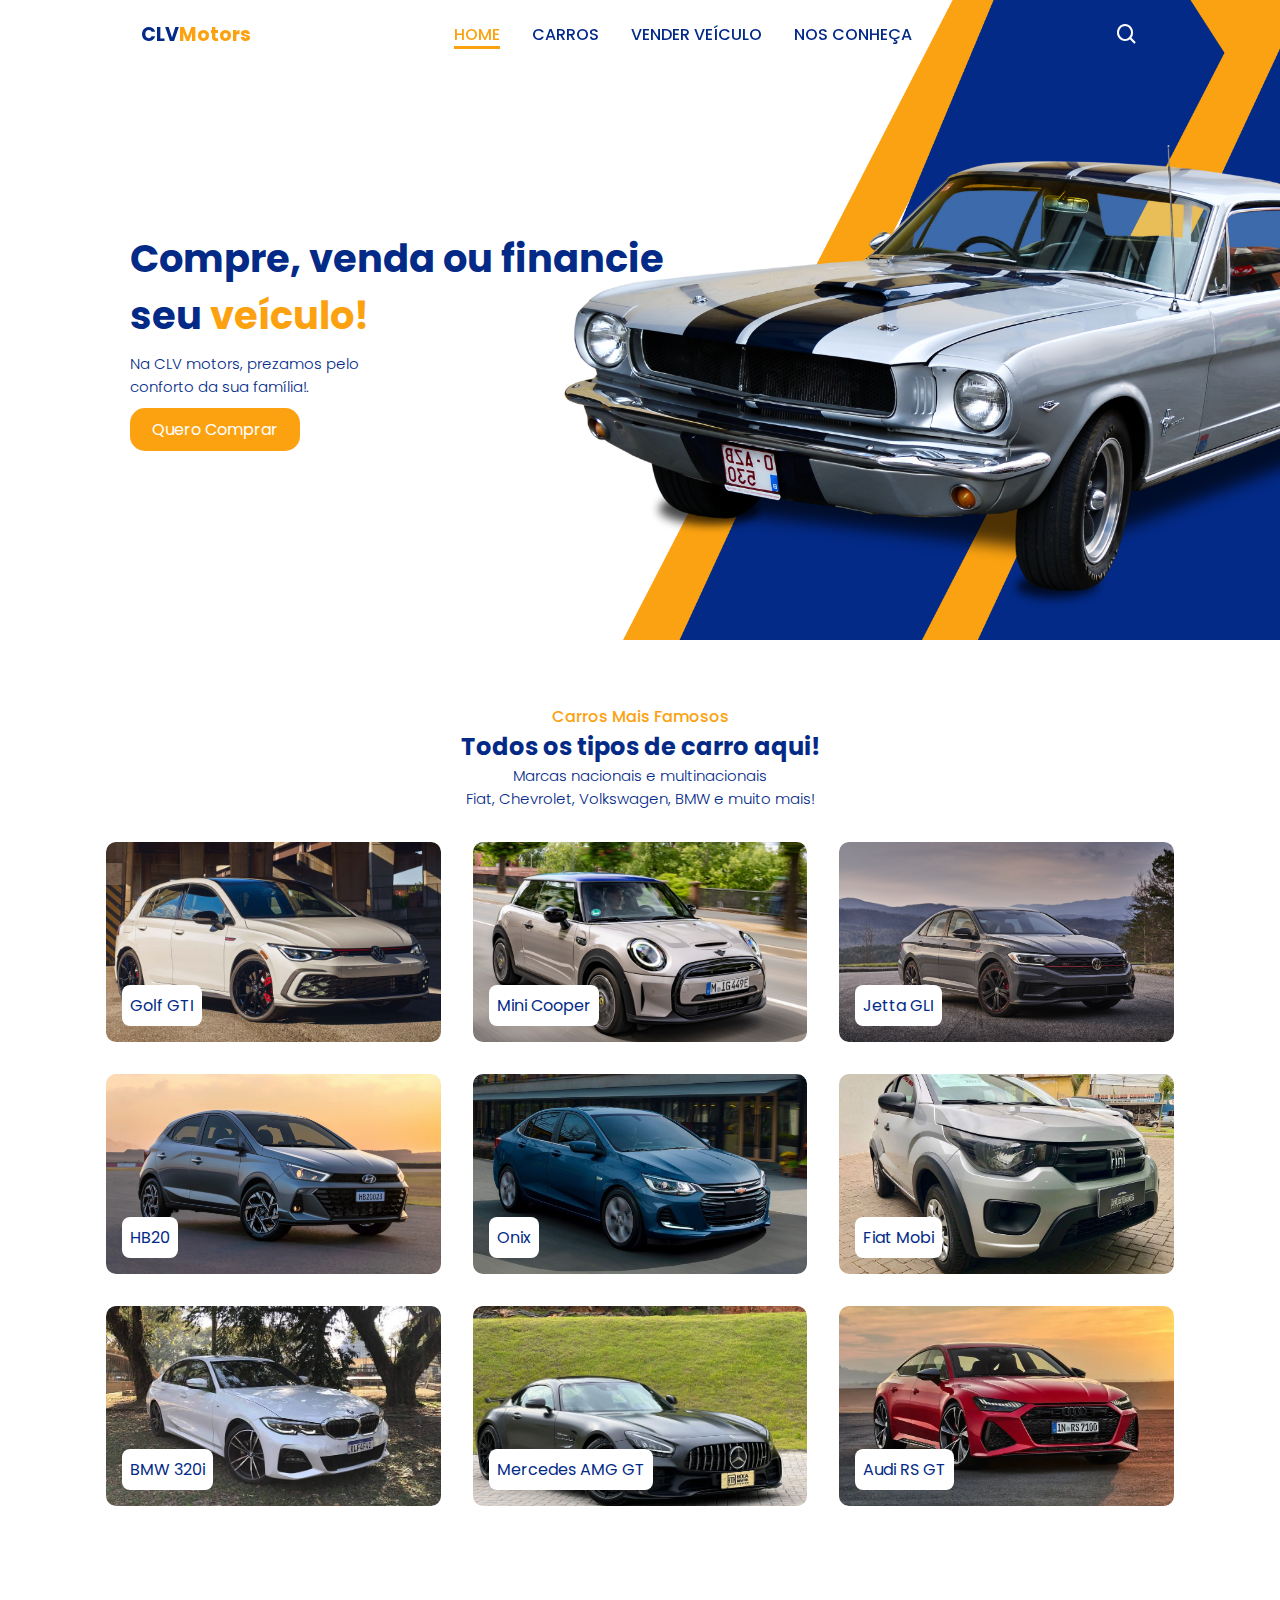
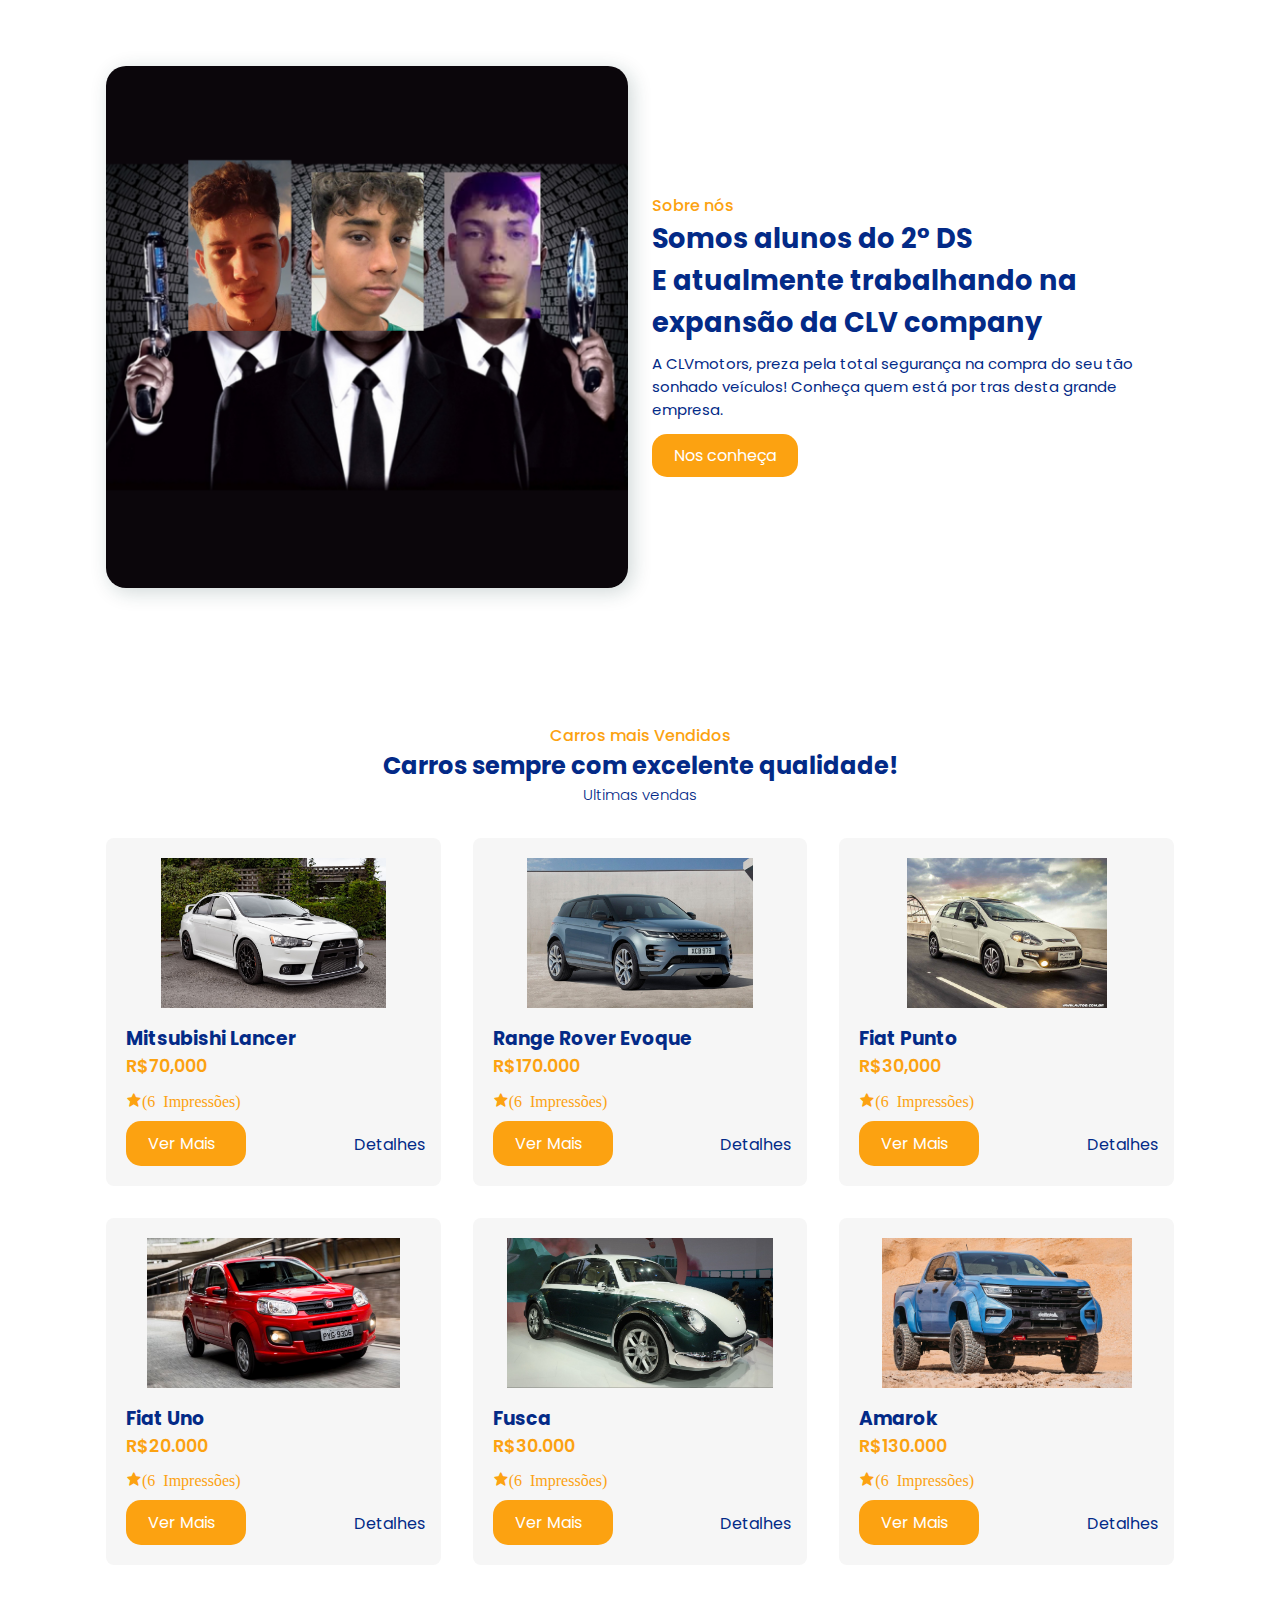
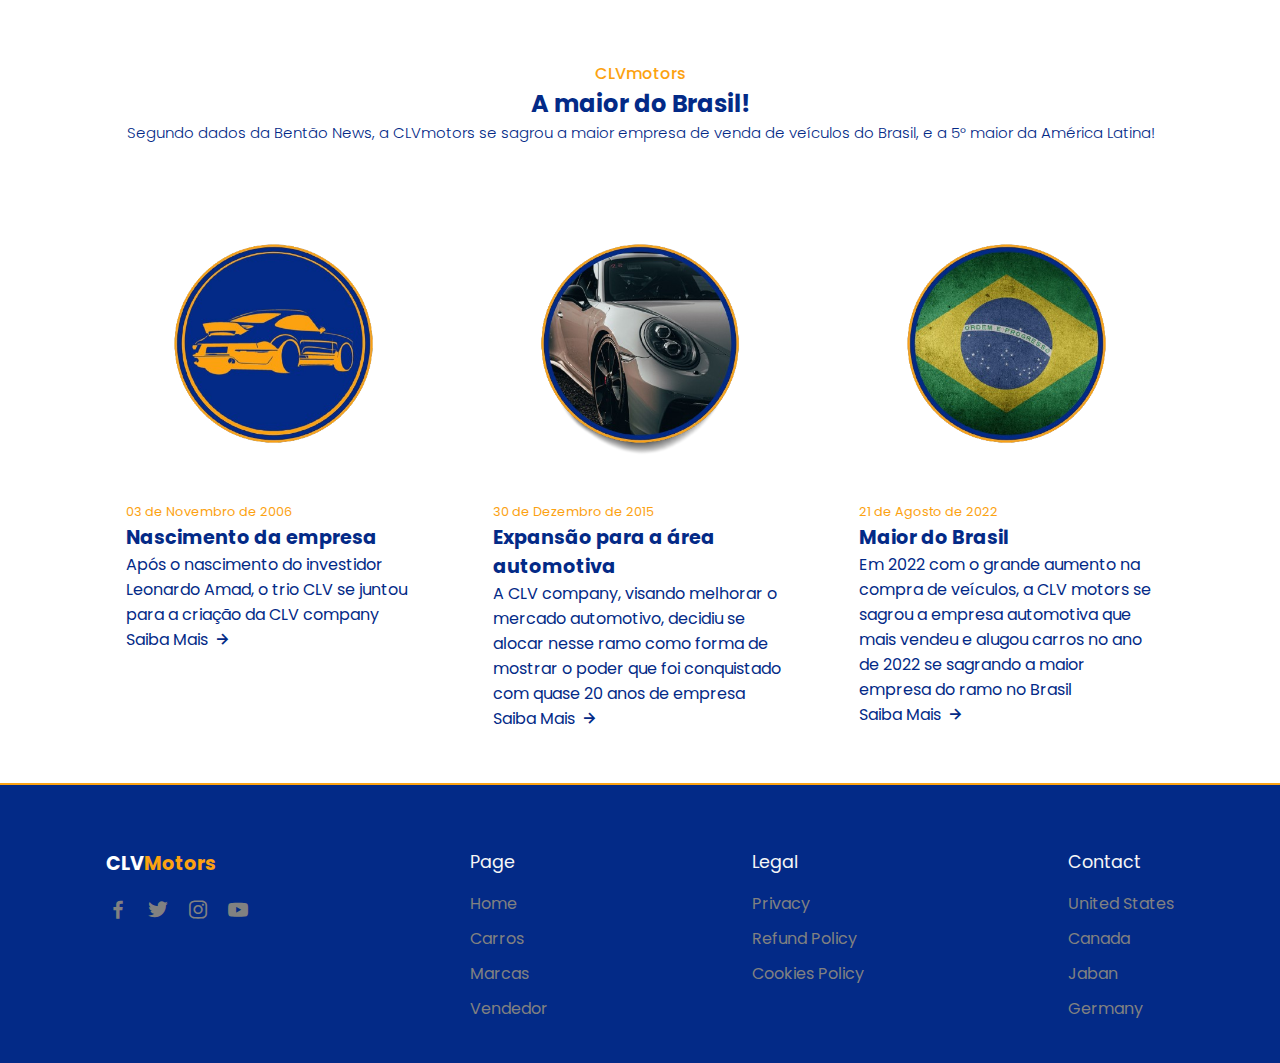
<file: index.html>
<!DOCTYPE html>
<html lang="en">
<head>

    <link rel="icon" type="logo.jpg" href="CLVlogotype.png"> <!--Ícone da logo na aba-->

    <meta charset="UTF-8">
    <meta http-equiv="X-UA-Compatible" content="IE=edge">
    <meta name="viewport" content="width=device-width, initial-scale=1.0">
    <title>CLVmotors | Compre, venda e financie veículos</title> <!--Titulo na aba-->
    
    <link rel="stylesheet" href="style.css"> <!--Link CSS-->
    
    <link href='https://unpkg.com/boxicons@2.1.4/css/boxicons.min.css' rel='stylesheet'> <!--Link ícones (bootstrap)-->
</head>
<body>
   
    <header><!--Inicio barra de menu-->
        
        <div class="nav container"> 
           
            <i class='bx bx-menu' id="menu-icon"></i>
            
            <a href="#" class="logo">CLV<span>Motors</span></a>
            
            <ul class="navbar">
                <li> <a href="index.html" class="active">Home</a></li>
                <li> <a href="cars.html">Carros</a></li>
                <li> <a href="vender.html">Vender veículo</a></li>
                <li> <a href="clvteam.html">Nos conheça</a></li>
            </ul>
           
            <i class='bx bx-search' id="search-icon"></i>
            
            <div class="search-box container">
                <input type="search" name="" id="" placeholder="Pesquise aqui..."> <!--Barra de pesquisa-->
            </div>
        </div>
    </header> <!--Fim barra de menu-->
  
    <section class="home" id="home"> <!--Sessão inicio da Homepage-->
        
        <div class="home-text">
            <h1>Compre, venda ou financie <br> seu <span>veículo!</span> </h1> 
            <p>Na CLV motors, prezamos pelo <br>conforto da sua família!.</p>
            
            <a href="cars.html" class="btn">Quero Comprar</a> <!--Link para página de carros-->
        </div>

    </section>
   
    <section class="cars" id="cars"> <!--Inicio sessão de carros famosos (para mostrar os carros presentes da CLV motors)-->
        <div class="heading">
            <span>Carros Mais Famosos</span>
            <h2>Todos os tipos de carro aqui!</h2>
            <p>Marcas nacionais e multinacionais<br>Fiat, Chevrolet, Volkswagen, BMW e muito mais!</p>
        </div>
     
        <div class="cars-container container">
             
            <div class="box">
                <img src="golfgti.jpg" alt="">
                <h2>Golf GTI</h2>
            </div>
            
            <div class="box">
                <img src="minicooper.jpg" alt="">
                <h2>Mini Cooper</h2>
            </div>

               
        <div class="box">
            <img src="jettagli.jpg" alt="">
            <h2>Jetta GLI</h2>
        </div>

            
            <div class="box">
                <img src="hb20.jpg" alt="">
                <h2>HB20</h2>
            </div>

            
            <div class="box">
                <img src="onix.jpg" alt="">
                <h2>Onix</h2>
            </div>

        
            <div class="box">
                <img src="mobi.jpg" alt="">
                <h2>Fiat Mobi</h2>
            </div>

        
            <div class="box">
                <img src="bmw.jpg" alt="">
                <h2>BMW 320i</h2>
            </div>

           
            <div class="box">
                <img src="mercedez.jpg" alt="">
                <h2>Mercedes AMG GT</h2>
            </div>

            
            <div class="box">
                <img src="audi.webp" alt="">
                <h2>Audi RS GT</h2>
            </div>
        </div>

    </section>

   
    <section>
        <section class="about container" id="about">
            <div class="about-img">
                <img src="clvteampic.png" id="clv"> <!--Link para página conheça a CLV team-->
            </div>
            <div class="about-text">
                <span>Sobre nós</span>
                <h2>Somos alunos do 2° DS <br> E atualmente trabalhando na expansão da CLV company</h2>
                <p>A CLVmotors, preza pela total segurança na compra do seu tão sonhado veículos! Conheça quem está por tras desta grande empresa.</p>
                
                <a href="#" class="btn">Nos conheça</a>
            </div>
        </section>
    </section>

    <section class="parts" id="parts">
        <div class="heading">
            <span>Carros mais Vendidos </span>
            <h2>Carros sempre com excelente qualidade!</h2>
            <p> Ultimas vendas</p>
        </div>

        <div class="parts-container container">

            <div class="box">
                <img src="lancer.jpg" alt="" class="img">
                <h3>Mitsubishi Lancer</h3>
                <span>R$70,000</span>
                <i class='bx bxs-star'>(6 Impressões)</i>
                <a href="cars.html" class="btn">Ver Mais</a>
                <a href="car-detailslancer.html" class="details">Detalhes</a>
            </div>

            <div class="box">
                <img src="evoque.jpg" alt="">
                <h3>Range Rover Evoque </h3>
                <span>R$170.000</span>
                <i class='bx bxs-star'>(6 Impressões)</i>
                <a href="cars.html" class="btn">Ver Mais</a>
                <a href="car-detailsevoque.html" class="details">Detalhes</a>
            </div>

               <div class="box">
                <img src="punto.jpg" alt="">
                <h3>Fiat Punto</h3>
                <span>R$30,000</span>
                <i class='bx bxs-star'>(6 Impressões)</i>
                <a href="#" class="btn">Ver Mais</a>
                <a href="#" class="details">Detalhes</a>
            </div>

               <div class="box">
                <img src="fiatuno.jpg" alt="">
                <h3>Fiat Uno </h3>
                <span>R$20.000</span>
                <i class='bx bxs-star'>(6 Impressões)</i>
                <a href="#" class="btn">Ver Mais</a>
                <a href="#" class="details">Detalhes</a>
            </div>

             
               <div class="box">
                <img src="fusca.jpg" alt="">
                <h3>Fusca </h3>
                <span>R$30.000</span>
                <i class='bx bxs-star'>(6 Impressões)</i>
                <a href="#" class="btn">Ver Mais</a>
                <a href="#" class="details">Detalhes</a>
            </div>

               

               <div class="box">
                <img src="amarok.jpg" alt="">
                <h3>Amarok </h3>
                <span>R$130.000</span>
                <i class='bx bxs-star'>(6 Impressões)</i>
                <a href="#" class="btn">Ver Mais</a>
                <a href="#" class="details">Detalhes</a>
            </div>

        </div>
    </section>
    
    <section class="blog" id="blog">
        <div class="heading">
            <span>CLVmotors</span>
            <h2>A maior do Brasil!</h2>
            <p>Segundo dados da Bentão News, a CLVmotors se sagrou a maior empresa de venda de veículos do Brasil, e a 5° maior da América Latina!</p>
        </div>
       
        <div class="blog-container container">
            
            <div class="box">
                <img src="nasc.png" alt="">
                <span>03 de Novembro de 2006</span>
                <h3>Nascimento da empresa</h3>
                <p>Após o nascimento do investidor Leonardo Amad, o trio CLV se juntou para a criação da CLV company</p>
                <a href="#" class="blog-btn">Saiba Mais<i class='bx bx-right-arrow-alt'></i> </a>
            </div>

            
             <div class="box">
                <img src="expansao.png" alt="">
                <span>30 de Dezembro de 2015</span>
                <h3>Expansão para a área automotiva</h3>
                <p>A CLV company, visando melhorar o mercado automotivo, decidiu se alocar nesse ramo como forma de mostrar o poder que foi conquistado com quase 20 anos de empresa</p>
                <a href="#" class="blog-btn">Saiba Mais<i class='bx bx-right-arrow-alt'></i> </a>
            </div>

             
             <div class="box">
                <img src="maiorbr.png" alt="">
                <span>21 de Agosto de 2022</span>
                <h3>Maior do Brasil</h3>
                <p>Em 2022 com o grande aumento na compra de veículos, a CLV motors se sagrou a empresa automotiva que mais vendeu e alugou carros no ano de 2022 se sagrando a maior empresa do ramo no Brasil</p>
                <a href="#" class="blog-btn">Saiba Mais<i class='bx bx-right-arrow-alt'></i> </a>
            </div>
        </div>
    </section>
    
    <section class="footer">
        <div class="footer-container container">
            <div class="footer-box">
                <a href="#" class="logo">CLV<span>Motors</span></a>
                <div class="social">
                    <a href="#"><i class='bx bxl-facebook'></i></a>
                    <a href="#"><i class='bx bxl-twitter'></i></a>
                    <a href="#"><i class='bx bxl-instagram'></i></a>
                    <a href="#"><i class='bx bxl-youtube'></i></a>
                </div>
            </div>
            <div class="footer-box">
                <h3>Page</h3>
                <a href="#">Home</a>
                <a href="#">Carros</a>
                <a href="#">Marcas</a>
                <a href="#">Vendedor</a>
            </div>

            <div class="footer-box">
                <h3>Legal</h3>
                <a href="#">Privacy</a>
                <a href="#">Refund Policy</a>
                <a href="#">Cookies Policy</a>
            </div>

            <div class="footer-box">
                <h3>Contact</h3>
               <p>United States</p>
               <p>Canada</p>
               <p> Jaban</p>
               <p>Germany</p>
            </div>
        </div>
    </section>


    <script src="main.js"></script>
    
</body>
</html>
</file>
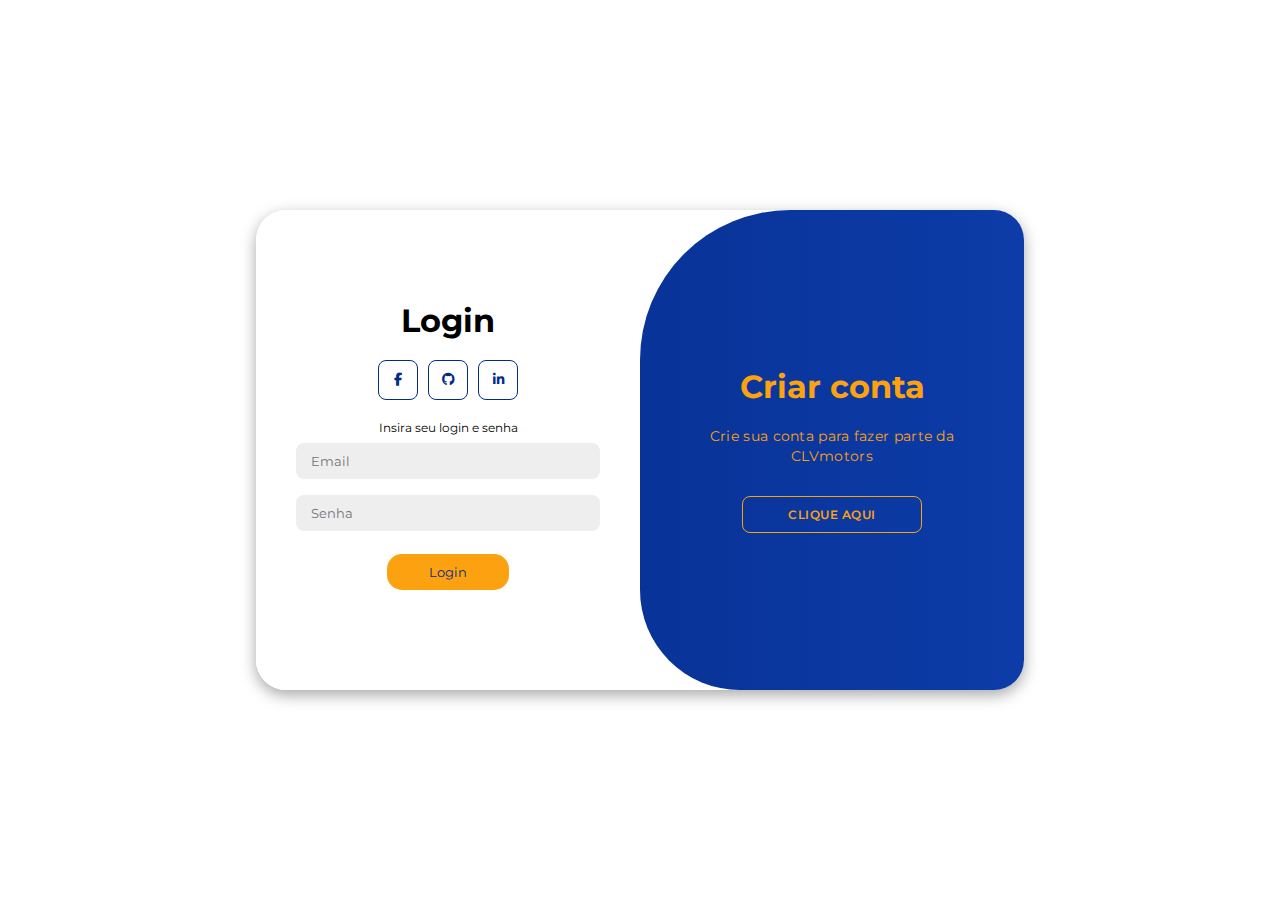
<file: login.html>
<!DOCTYPE html>
<html lang="en">

<head>
    <meta charset="UTF-8">
    <meta name="viewport" content="width=device-width, initial-scale=1.0">
    <link rel="stylesheet" href="https://cdnjs.cloudflare.com/ajax/libs/font-awesome/6.4.2/css/all.min.css"> <!--Link bootstrap-->
    <link rel="stylesheet" href="css_login_criacao.css"> <!--Link CSS específico para a tela de login-->
    <title>CLVmotors | Login</title>
</head>

<body>

    <div class="container" id="container"> <!--Container parte de criação vinculado ao js-->
        <div class="form-container sign-up">
            <form>
                <h1>Crie sua conta</h1>
                
                <span>Insira seus dados nas caixas abaixo</span>
                <input type="text" placeholder="CPF">
                <input type="text" placeholder="Nome Completo">
                <input type="email" placeholder="Email">
                <input type="password" placeholder="Senha">
                <input type="date" placeholder="Data de nascimento">
                <button>Criar conta</button>
            </form>
        </div>
        <div class="form-container sign-in"><!--Container parte de login vinculado ao js-->
            <form>
                <h1>Login</h1>
                <div class="social-icons">
                    <a href="#" class="icon"><i class="fa-brands fa-facebook-f"></i></a>
                    <a href="https://github.com/LeonardoAmad/CLV-motors" class="icon"><i class="fa-brands fa-github"></i></a>
                    <a href="https://www.linkedin.com/in/leonardo-amad-497958266/" class="icon"><i class="fa-brands fa-linkedin-in"></i></a>
                </div>
                <span>Insira seu login e senha</span>
                <input type="email" placeholder="Email">
                <input type="password" placeholder="Senha">
                <a href="index.html" class="btn">Login</a>
            </form>
        </div>
        <div class="toggle-container">
            <div class="toggle">
                <div class="toggle-panel toggle-left">
                    <h1>Crie sua conta</h1>
                    <p>Faça Login e fique habilitado para vender e comprar veículos</p>
                    <button class="hidden" id="login">Fazer Login</button>
                </div>
                <div class="toggle-panel toggle-right">
                    <h1>Criar conta</h1>
                    <p>Crie sua conta para fazer parte da CLVmotors</p>
                    <button class="hidden" id="register">Clique aqui</button>
                </div>
            </div>
        </div>
    </div>

    <!--funcionamento container-->
    <script> 
        const container = document.getElementById('container');
const registerBtn = document.getElementById('register');
const loginBtn = document.getElementById('login');

registerBtn.addEventListener('click', () => {
    container.classList.add("active");
});

loginBtn.addEventListener('click', () => {
    container.classList.remove("active");
});
    </script>

</body>

</html>
</file>
<file: style.css>
/*Google Fonts*/
@import url('https://fonts.googleapis.com/css2?family=Poppins:wght@300;400;500;600;700&display=swap');

*{
    font-family: 'Poppins', sans-serif;
    margin: 0;
    padding: 0;
    scroll-padding-top: 1rem;
    scroll-behavior: smooth;
    list-style: none;
    box-sizing: border-box;
    text-decoration: none;
}

/*Variables*/

:root{
    --main-color:#FCA211;
    --text-color:#032A87;
    --bg-color:#fff;
}
/* custom scroll Bar*/
html::-webkit-scrollbar{
    width: 0.5rem;
    background: transparent;
}

html::-webkit-scrollbar-thumb{
    border-radius: 5rem;
    background: var(--text-color);
}
section{
    padding: 4rem 0 2rem;

}

img{
    width: 100%;
    border-radius: 10px;
}

body{
    color: var(--text-color);
}

.container{
    max-width: 1068px;
    margin-left: auto;
    margin-right: auto;
}

header{
    display: block;
    width: 100%;
    position: fixed;
    top: 0;
    left: 0;
    z-index: 100;
}

header.shadow{
    background-color: var(--bg-color);
    box-shadow: 4px 4px 4px rgb(15 54 55 / 10%);
    transition: 0.5s ease;
}

header.shadow #search-icon{
    color: var(--text-color);
}
.nav{
    display: flex;
    align-items: center;
    justify-content: space-between;
    padding: 20px 35px;
}

#menu-icon{
    font-size: 24px;
    cursor: pointer;
    color: var(--text-color);
    display: none;
}

.logo{
    font-size: 1.2rem;
    font-weight: 700;
    color: var(--text-color);
}


.logo span{
    color: var(--main-color);
}

.navbar{
    display: flex;
    column-gap: 2rem;
}

.navbar a{
    color: var(--text-color);
    font-size: 1rem;
    text-transform: uppercase;
    font-weight: 500;

}

.navbar a:hover,
.navbar .active{
    color: var(--main-color);
    border-bottom: 3px solid var(--main-color);
}

#search-icon{
    font-size: 24px;
    cursor: pointer;
    color: var(--bg-color);
}

.search-box{
    position: absolute;
    top: 110%;
    right: 0;
    left: 0;
    background: var(--bg-color);
    box-shadow: 4px 4px 20px rgb(15 54 55 / 10%);
    border: 1px solid  var(--main-color);
    border-radius: 0.5rem;
    clip-path: circle(0% at 100% 0%);
}

.search-box.active{
    clip-path: circle(144% at 100% 0%);
    transition: 0.4s;
}
.search-box input{
    width: 100%;
    padding: 20px;
    border: none;
    outline: none;
    background: transparent;
    font-size: 1rem;

}

.home{
    max-width: 1300px;
    margin: auto;
    width: 100%;
    min-height: 640px;
    display: flex;
    align-items: center;
    background: url(homebg\ \(1\).png);
    background-repeat: no-repeat;
    background-size: cover;
    background-position: center left;
}

.home-text{
    padding-left: 130px;
}

.home-text h1{
    font-size: 2.4rem;
}


.home-text span{
    color: var(--main-color);
}

.home-text p{
    font-size: 0.938rem;
    font-weight: 300;
    margin: 0.5rem 0 1.2rem;
}

.btn{
    padding: 10px 22px;
    background: var(--main-color);
    color: var(--bg-color);
    font-weight: 400;
    border-radius: 15px;
    text-decoration: none;
}

.btn:hover{
    background: #dc8d10;

}

.heading{
    text-align: center;
}

.heading span{
    font-weight: 500;
    color: var(--main-color);
}

.heading p{
    font-size: 0.938rem;
    font-weight: 300;
}


.cars-container{
    display: flex;
    flex-wrap: wrap;
    gap: 2rem;
    margin-top: 2rem;
    
}

.cars-container .box{
    flex: 1 1 17rem;
    position: relative;
    height: 200px;
    border-radius: 0.5rem;
    overflow: hidden;
}

.cars-container .box img{
    width: 100%;
    height: 100%;
    object-fit: cover;
    overflow: hidden;
}

.cars-container .box img:hover{
    transform: scale(1.1);
    transition: 0.5s;

}

.cars-container .box h2{
    position: absolute;
    bottom: 1rem;
    left: 1rem;
    font-weight: 400;
    font-size: 1rem;
    background-color: var(--bg-color);
    padding: 8px;
    border-radius: 0.5rem;

}

.cars-container  .box:hover h2{
    background: var(--main-color);
    color: var(--bg-color);
}


.about{
    display: flex;
    flex-wrap: wrap;
    align-items: center;
    gap: 1.5rem;

}

.about-img{
    flex: 1 1 21rem;
}

.about-text{
    flex: 1 1 21rem;
}


.about-text span{
    font-weight: 500;
    color: var(--main-color);
}

.about-text h2{
    font-size: 1.7rem;
}

.about-text p{
    font-size: 0.938rem;
    margin: 0.5rem 0 1.4rem;
}


.parts-container{
    display: flex;
    flex-wrap: wrap;
    gap: 2rem;
    margin-top: 2rem;
}

.parts-container .box{
    flex: 1 1 17rem;
    position: relative;
    padding: 20px;
    display: flex;
    flex-direction: column;
    background: #f6f6f6;
    border-radius: 0.5rem;

}

.parts-container .box img{
    width: 100%;
    height: 150px;
    object-fit: contain;
    object-position: center;
    margin-bottom: 1rem;
}

.parts-container .box h2{
    font-size: 1.1rem;
    font-weight: 600;
}

.parts-container .box span{
    font-size: 1.1rem;
    font-weight: 600;
    color: var(--main-color);
}

.parts-container .box .bx{
    color: var(--main-color);
    margin: 0.8rem 0;
}

.parts-container .box .btn{
    max-width: 120px;
}


.parts-container .box .details{
    display: flex;
    align-items: center;
    position: absolute;
    bottom: 1.8rem;
    right: 1rem;
    font-size: 1rem;
    color: var(--text-color);
}

.parts-container .box .details:hover{
    color: var(--main-color);
    text-decoration: underline;
}


.blog-container{
    display: flex;
    flex-wrap: wrap;
    gap: 2rem;
    margin-top: 2rem;
}

.blog-container .box{
    flex: 1 1 13rem;
    padding: 20px;
}

.blog-container .box:hover{
    background: #f6f6f6;
}

.blog-container .box span{
    font-size: 0.8rem;
    color: var(--main-color);
}

.blog-container h3{
    font-size: 1.2rem;

}

.blog-container.box p{
    font-size: 0.938rems;
    margin: 4px 0;
}

.blog-container .box .blog-btn{
    display: flex;
    align-items: center;
    column-gap: 4px;
    color: var(--text-color);

}

.blog-container .box .blog-btn .bx{
    font-size: 20px;
}

.blog-container .box .blog-btn:hover{
    color: var(--main-color);
    column-gap: 0.7rem;
    transition: 0.4s;

}

.footer{
    background: var(--text-color);
    color: #f6f6f6;
    border-top: 2px solid var(--main-color);
}

.footer-container{
    display: flex;
    justify-content: space-between;
    gap: 1rem;
}

.footer-container .logo{
    color: var(--bg-color);
    margin-bottom: 1rem;

}

.footer-container .footer-box{
    display: flex;
    flex-direction: column;
}


.social{
    display: flex;
    align-items: center;
}

.social a{
    font-size: 24px;
    color:var(--bg-color);
    margin-right: 1rem;
}


.social a:hover{
    color: var(--main-color);
}


.footer-box h3{
    font-size: 1.1rem;
    font-weight: 400;
    margin-bottom: 1rem;

}


.footer-box p:hover{
    color: var(--main-color);
}


.footer-box a,
.footer-box p{
    color: #818181;
    margin-bottom: 10px;

}


.footer-box a:hover{
    color: var(--main-color);
}


.copyright{
    padding: 20px;
    text-align: center;
    color: var(--bg-color);
    background: var(--text-color);
}

.copyright p:hover{
    color: var(--main-color);
}


/* Making Responsive */
@media (max-width: 1080px) {
    .container {
      margin-left: 1rem;
      margin-right: 1rem;
    }
  }
  @media (max-width: 991px) {
    .nav {
      padding: 15px 20px;
    }
    section {
      padding: 3rem 0 1rem;
    }
    .home-text {
      padding-left: 2rem;
    }
    .home-text h1 {
      font-size: 2.1rem;
    }
  }
  @media (max-width: 920px) {
    #search-icon {
      color: var(--text-color);
    }
  }
  @media (max-width: 768px) {
    .search-box input {
      padding: 15px;
    }
    .nav {
      padding: 10px 0;
    }
    #menu-icon {
      display: initial;
    }
    .navbar {
      position: absolute;
      top: 100%;
      right: 0;
      left: 0;
      display: flex;
      flex-direction: column;
      background: var(--bg-color);
      row-gap: 0.5rem;
      text-align: center;
      box-shadow: 4px 4px 20px rgb(15 54 55 / 20%);
      clip-path: circle(0% at 0% 0%);
      transition: 0.6s;
    }
    .navbar a {
      display: block;
      padding: 15px;
    }
    .navbar a:hover,
    .navbar .active {
      border-bottom: none;
      background: var(--main-color);
      color: var(--bg-color);
    }
    .navbar.active {
      clip-path: circle(144% at 0% 0%);
    }
    .blog-container .box {
      padding: 4px;
    }
  }
  @media (max-width: 727px) {
    .heading span {
      font-size: 0.9rem;
    }
    .heading h2 {
      font-size: 1.4rem;
    }
    .about {
      flex-direction: column-reverse;
    }
    .about-text {
      text-align: center;
    }
    .about-text h2 {
      font-size: 1.4rem;
    }
  }
  @media (max-width: 607px) {
    .footer-container {
      display: grid;
      grid-template-columns: 1fr 1fr;
    }
  }
  @media (max-width: 360px) {
    .search-box input {
      padding: 11px;
    }
    .home {
      min-height: 500px;
    }
    .home-text h1 {
      font-size: 2rem;
    }
    .home-text p br {
      display: contents;
    }
  }
  
  #clv{
    border-radius: 20px;
    box-shadow: 4px 4px 20px rgb(15 54 55 / 20%);
  }
</file>
<file: css_login_criacao.css>
@import url('https://fonts.googleapis.com/css2?family=Montserrat:wght@300;400;500;600;700&display=swap');

*{
    margin: 0;
    padding: 0;
    box-sizing: border-box;
    font-family: 'Montserrat', sans-serif;
}

.btn{
    padding: 10px 42px;
    background-color: #FCA211;
    font-weight: 400;
    border-radius: 15px;
    color: #fff;
    border-color: #032A87 2px;
}

.btn:hover{
    background: #dc8d10;

}   

body{
    background-color: #fff;
    display: flex;
    align-items: center;
    justify-content: center;
    flex-direction: column;
    height: 100vh;
}

.container{
    background-color: #fff;
    border-radius: 30px;
    box-shadow: 0 5px 15px rgba(0, 0, 0, 0.35);
    position: relative;
    overflow: hidden;
    width: 768px;
    max-width: 100%;
    min-height: 480px;
}

.container p{
    font-size: 14px;
    line-height: 20px;
    letter-spacing: 0.3px;
    margin: 20px 0;
}

.container span{
    font-size: 12px;
}

.container a{
    color: #032A87;
    font-size: 13px;
    text-decoration: none;
    margin: 15px 0 10px;
}

.container button{
    background-color: #032A87;
    color: #FCA211;
    font-size: 12px;
    padding: 10px 45px;
    border: 1px solid transparent;
    border-radius: 8px;
    font-weight: 600;
    letter-spacing: 0.5px;
    text-transform: uppercase;
    margin-top: 10px;
    cursor: pointer;
}


.container button.hidden{
    background-color: transparent;
    border-color: #FCA211;
}

.container form{
    background-color: #fff;
    display: flex;
    align-items: center;
    justify-content: center;
    flex-direction: column;
    padding: 0 40px;
    height: 100%;
}

.container input{
    background-color: #eee;
    border: none;
    margin: 8px 0;
    padding: 10px 15px;
    font-size: 13px;
    border-radius: 8px;
    width: 100%;
    outline: none;
}

.form-container{
    position: absolute;
    top: 0;
    height: 100%;
    transition: all 0.6s ease-in-out;
}

.sign-in{
    left: 0;
    width: 50%;
    z-index: 2;
}

.container.active .sign-in{
    transform: translateX(100%);
}

.sign-up{
    left: 0;
    width: 50%;
    opacity: 0;
    z-index: 1;
}

.container.active .sign-up{
    transform: translateX(100%);
    opacity: 1;
    z-index: 5;
    animation: move 0.6s;
}

@keyframes move{
    0%, 49.99%{
        opacity: 0;
        z-index: 1;
    }
    50%, 100%{
        opacity: 1;
        z-index: 5;
    }
}

.social-icons{
    margin: 20px 0;
}

.social-icons a{
    border: 1px solid #032A87;
    border-radius: 20%;
    display: inline-flex;
    justify-content: center;
    align-items: center;
    margin: 0 3px;
    width: 40px;
    height: 40px;
}

.toggle-container{
    position: absolute;
    top: 0;
    left: 50%;
    width: 50%;
    height: 100%;
    overflow: hidden;
    transition: all 0.6s ease-in-out;
    border-radius: 150px 0 0 100px;
    z-index: 1000;
}

.container.active .toggle-container{
    transform: translateX(-100%);
    border-radius: 0 150px 100px 0;
}

.toggle{
    background-color: #032A87;
    height: 100%;
    background: linear-gradient(to right, #032A87, #0d3ca8);
    color: #FCA211;
    position: relative;
    left: -100%;
    height: 100%;
    width: 200%;
    transform: translateX(0);
    transition: all 0.6s ease-in-out;
}

.container.active .toggle{
    transform: translateX(50%);
}

.toggle-panel{
    position: absolute;
    width: 50%;
    height: 100%;
    display: flex;
    align-items: center;
    justify-content: center;
    flex-direction: column;
    padding: 0 30px;
    text-align: center;
    top: 0;
    transform: translateX(0);
    transition: all 0.6s ease-in-out;
}

.toggle-left{
    transform: translateX(-200%);
}

.container.active .toggle-left{
    transform: translateX(0);
}

.toggle-right{
    right: 0;
    transform: translateX(0);
}

.container.active .toggle-right{
    transform: translateX(200%);
}

#register:hover{
 background-color: #091b45;
}

#login:hover{
    background-color: #091b45;
}
</file>
